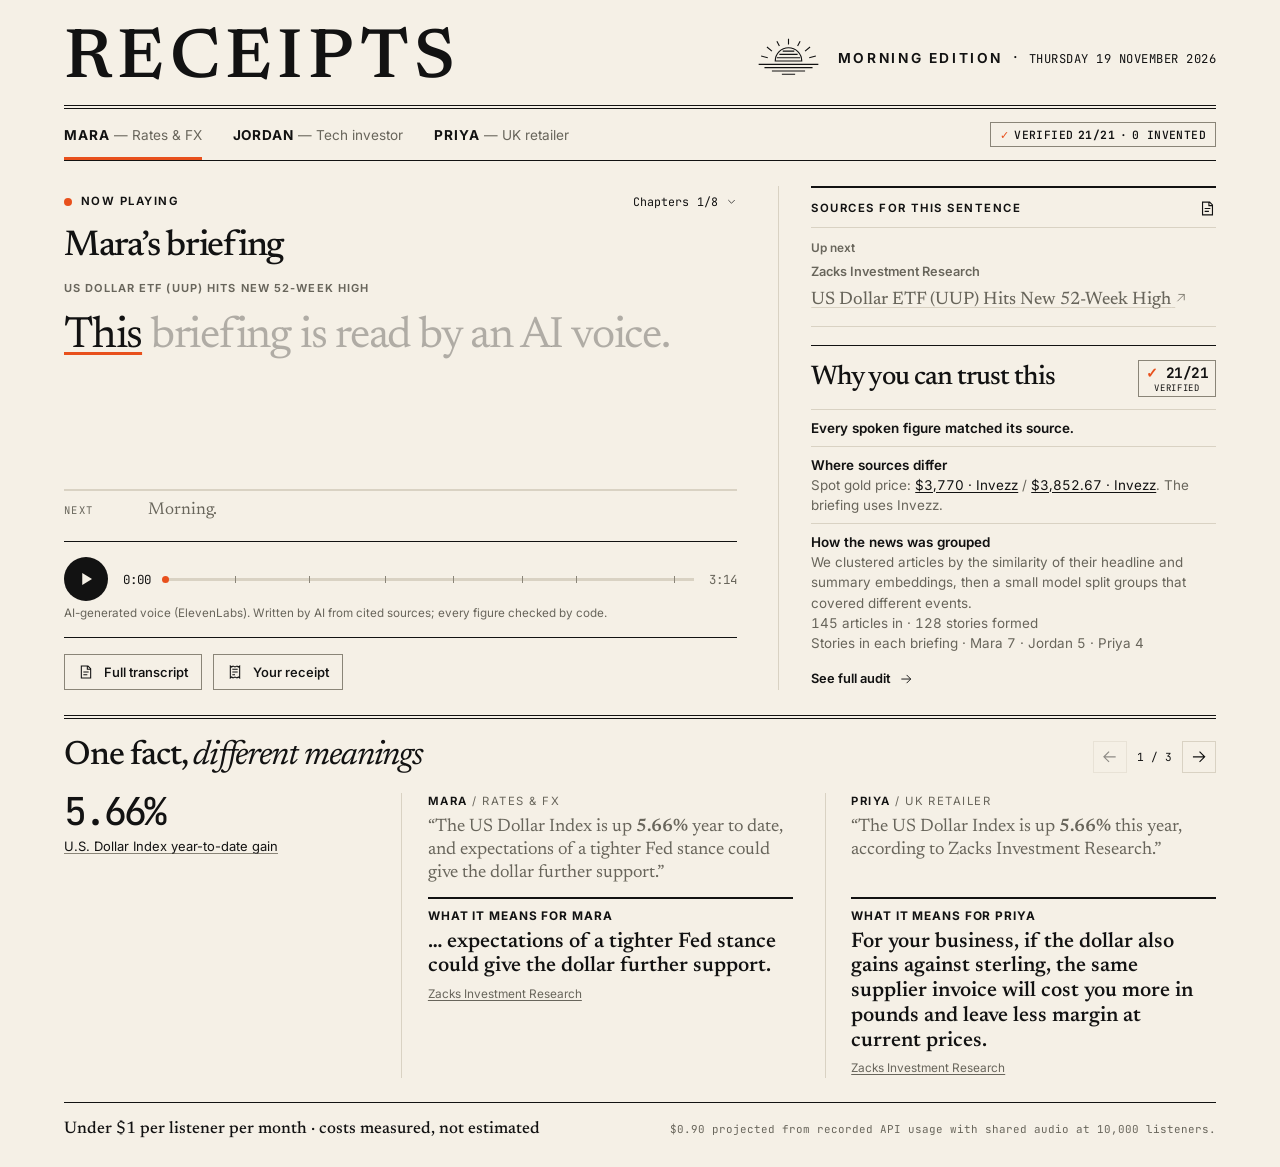
<file: docs/index.html>
<!doctype html>
<html lang="en">
<head>
  <meta charset="utf-8">
  <meta name="viewport" content="width=device-width,initial-scale=1,viewport-fit=cover">
  <meta name="theme-color" content="#F5F0E6">
  <title>Receipts — Morning Edition</title>
  <link rel="preload" href="fonts/newsreader-latin-wght-normal.woff2" as="font" type="font/woff2" crossorigin>
  <link rel="stylesheet" href="player.css">
</head>
<body>
  <svg class="sprite" xmlns="http://www.w3.org/2000/svg" aria-hidden="true">
    <symbol id="ico-play" viewBox="0 0 24 24"><path d="m7 4 13 8-13 8z"/></symbol>
    <symbol id="ico-pause" viewBox="0 0 24 24"><path d="M6 4h4v16H6zm8 0h4v16h-4z"/></symbol>
    <symbol id="ico-chapters" viewBox="0 0 24 24"><path d="M8 6h13M8 12h13M8 18h13M3 6h1m-1 6h1m-1 6h1"/></symbol>
    <symbol id="ico-receipt" viewBox="0 0 24 24"><path d="m5 3 2 1.5L9 3l3 1.5L15 3l2 1.5L19 3v18l-2-1.5-2 1.5-3-1.5L9 21l-2-1.5L5 21zM8 8h8m-8 4h8m-8 4h4"/></symbol>
    <symbol id="ico-transcript" viewBox="0 0 24 24"><path d="M5 3h10l4 4v14H5zM14 3v5h5M8 12h8m-8 4h6"/></symbol>
    <symbol id="ico-link" viewBox="0 0 24 24"><path d="M5 19 19 5M7 5h12v12"/></symbol>
    <symbol id="ico-chevron" viewBox="0 0 24 24"><path d="m5 9 7 7 7-7"/></symbol>
    <symbol id="ico-next" viewBox="0 0 24 24"><path d="M4 12h16m-7-7 7 7-7 7"/></symbol>
  </svg>

  <header class="page">
    <div class="masthead">
      <h1 class="wordmark">RECEIPTS</h1>
      <div class="dateline">
        <svg class="sunrise" viewBox="0 0 76 48" fill="none" stroke="currentColor" aria-hidden="true">
          <g stroke-width="1.35"><path d="M2 33h72M9 37h58M18 41h40M30 45h16M22 29a16 16 0 0 1 32 0z"/>
          <path d="M38 2v7m-14-4 3 6M12 12l6 5M5 23l8 2M52 5l-3 6m15 1-6 5m13 6-8 2M24 25h28m-25-4h22m-18-4h14"/></g>
        </svg>
        <div><b>Morning Edition</b><span class="date-dot"> · </span><time id="edition"></time></div>
      </div>
    </div>
    <div class="sections">
      <nav class="profiles" id="profiles" aria-label="Listener editions"></nav>
      <div class="seal" id="meter"><span class="check" aria-hidden="true">✓</span> Verified <b id="ratio">–/–</b><span>·</span><span id="invented">– invented</span></div>
    </div>
  </header>

  <main class="page">
    <p id="status" role="status">Loading the morning edition…</p>
    <div id="briefing" hidden>
      <audio id="audio" preload="metadata"></audio>
      <div class="spread">
        <section class="stage" aria-labelledby="deck-title">
          <div class="lead">
            <div class="stage-top">
              <span class="air-label"><span class="air-dot"></span>Now playing</span>
              <div class="chapter-picker">
                <button id="chapter-toggle" aria-expanded="false" aria-controls="chapters">
                  Chapters <span id="chapter-count"></span><svg class="icon"><use href="#ico-chevron"/></svg>
                </button>
                <ol id="chapters" hidden></ol>
              </div>
            </div>
            <h2 id="deck-title"></h2>
            <div id="current" class="chapter-title"></div>
            <p id="lyric" aria-label="Current sentence"></p>
          </div>
          <div class="context" aria-label="Surrounding sentences">
            <div id="previous-row"><span>Previous</span><p id="previous"></p></div>
            <div id="next-row"><span>Next</span><p id="next"></p></div>
          </div>
          <div class="transport" role="group" aria-label="Audio player">
            <button class="play" id="play" aria-label="Play briefing" disabled></button>
            <span class="clock" id="elapsed">0:00</span>
            <div id="track">
              <div class="rail"><div class="played"></div><div id="markers"></div></div>
              <input type="range" id="seek" min="0" max="100" value="0" step="0.01" aria-label="Seek through briefing">
            </div>
            <span class="clock" id="duration"></span>
            <p class="voice-credit">AI-generated voice (ElevenLabs). Written by AI from cited sources; every figure checked by code.</p>
          </div>
          <div class="actions">
            <button id="transcript-btn" aria-haspopup="dialog"><svg class="icon"><use href="#ico-transcript"/></svg>Full transcript</button>
            <button id="receipt-btn" aria-haspopup="dialog"><svg class="icon"><use href="#ico-receipt"/></svg>Your receipt</button>
          </div>
        </section>
        <aside class="margin">
          <section class="evidence" aria-labelledby="evidence-title">
            <div class="section-rule"><h2 id="evidence-title">Sources for this sentence</h2><svg class="icon"><use href="#ico-transcript"/></svg></div>
            <div id="evidence"></div>
          </section>
          <section class="trust" aria-labelledby="trust-heading">
            <div class="trust-head">
              <h2 id="trust-heading">Why you can trust this</h2>
              <div class="trust-stamp"><span><b class="check">✓</b> <strong id="trust-ratio"></strong></span> verified</div>
            </div>
            <ul id="trust-list"></ul>
            <button class="text-button" id="open-audit" aria-haspopup="dialog">See full audit <svg class="icon"><use href="#ico-next"/></svg></button>
          </section>
        </aside>
      </div>
    </div>
    <section class="shared" id="shared" aria-labelledby="shared-title" hidden>
      <div class="shared-head">
        <h2 id="shared-title">One fact, <em>different meanings</em></h2>
        <div class="fact-nav" aria-label="Browse shared facts">
          <button id="fact-prev" aria-label="Previous shared fact"><svg class="icon"><use href="#ico-next"/></svg></button>
          <span id="fact-count"></span>
          <button id="fact-next" aria-label="Next shared fact"><svg class="icon"><use href="#ico-next"/></svg></button>
        </div>
      </div>
      <div id="facts" aria-live="polite"></div>
    </section>
  </main>
  <footer class="page" id="foot" hidden>
    <strong id="cost"></strong><small id="cost-detail"></small>
  </footer>

  <dialog id="transcript" class="drawer" aria-labelledby="transcript-title">
    <header class="dialog-head"><h2 id="transcript-title">Full transcript</h2><form method="dialog"><button>Close</button></form></header>
    <div id="disclosure-line" class="line" hidden></div>
    <div id="rows"></div>
  </dialog>
  <dialog id="audit-dialog" class="drawer" aria-labelledby="audit-title">
    <header class="dialog-head"><h2 id="audit-title">Full audit</h2><form method="dialog"><button>Close</button></form></header>
    <details class="panel-group" open><summary>Caught before the audio <span id="caught-count"></span></summary><div id="caught"></div></details>
    <details class="panel-group" open><summary>Sources disagree <span id="conflict-count"></span></summary><div id="conflicts"></div></details>
  </dialog>
  <dialog id="receipt" aria-labelledby="ticket-title">
    <article class="ticket">
      <header class="dialog-head"><h2 id="ticket-title">Your receipt</h2><form method="dialog"><button>Close</button></form></header>
      <p id="ticket-meta"></p><ol id="ticket-lines"></ol><div class="ticket-total" id="totals"></div>
      <div class="barcode" aria-hidden="true"></div><p class="thanks">Thank you for listening</p>
    </article>
  </dialog>
  <div id="source-card" class="popover" role="region" aria-label="Figure source" hidden></div>
  <script src="player.js" data-base="./out/"></script>
</body>
</html>
</file>
<file: docs/player.css>
@font-face {
  font-family: Newsreader; src: url("fonts/newsreader-latin-wght-normal.woff2") format("woff2");
  font-style: normal; font-weight: 200 800; font-display: swap;
}
@font-face {
  font-family: Newsreader; src: url("fonts/newsreader-latin-wght-italic.woff2") format("woff2");
  font-style: italic; font-weight: 200 800; font-display: swap;
}
@font-face {
  font-family: Inter; src: url("fonts/inter-latin-wght-normal.woff2") format("woff2");
  font-weight: 100 900; font-display: swap;
}
@font-face {
  font-family: "JetBrains Mono"; src: url("fonts/jetbrains-mono-latin-wght-normal.woff2") format("woff2");
  font-weight: 100 800; font-display: swap;
}
:root {
  --paper: #f5f0e6; --ink: #121212; --gray: #8a8578; --rule: #d9d2c3; --signal: #e8501c;
  --secondary: color-mix(in srgb, var(--gray) 72%, var(--ink));
  --serif: Newsreader, Georgia, serif; --ui: Inter, Arial, sans-serif;
  --mono: "JetBrains Mono", Consolas, monospace;
}
* { box-sizing: border-box; }
[hidden] { display: none !important; }
body {
  margin: 0; background: var(--paper); color: var(--ink); font: 1rem/1.5 var(--ui);
  font-variant-numeric: tabular-nums;
}
button, input { font: inherit; color: inherit; }
button { cursor: pointer; border: 0; border-radius: 0; padding: 0; background: none; }
button:disabled { cursor: default; opacity: .45; }
button:focus-visible, input:focus-visible, a:focus-visible, summary:focus-visible {
  outline: 2px solid var(--ink); outline-offset: 3px;
}
a { color: inherit; text-underline-offset: .16em; text-decoration-thickness: 1px; }
button:hover:not(:disabled), a:hover { text-decoration: underline; text-underline-offset: .2em; }
h1, h2, h3, p, ol, ul, blockquote, figure { margin: 0; }
h2, h3 { font: 500 2rem/1.05 var(--serif); letter-spacing: -.035em; }
.page { width: min(90%, 1640px); margin-inline: auto; }
.sprite { position: absolute; width: 0; height: 0; overflow: hidden; }
.icon { width: 1.1em; height: 1.1em; flex: none; fill: none; stroke: currentColor; stroke-width: 1.6; }
.masthead {
  display: flex; align-items: center; justify-content: space-between; gap: 24px;
  padding: 23px 0 14px; border-bottom: 4px double var(--ink);
}
.wordmark { font: 560 clamp(58px, 5.5vw, 96px)/.87 var(--serif); letter-spacing: .075em; padding-top: .1em; }
.dateline { display: flex; align-items: center; gap: 18px; text-transform: uppercase; }
.sunrise { width: 63px; height: auto; }
.dateline b, .dateline time { display: block; }
.dateline b { font: 650 .86rem/1.6 var(--ui); letter-spacing: .19em; }
.dateline time { font: .76rem/1.7 var(--mono); letter-spacing: .04em; }
.date-dot { display: none; }
@media (min-width: 1100px) {
  .dateline b, .date-dot, .dateline time { display: inline; }
  .date-dot { margin: 0 .4em; }
}
.sections, .profiles, .seal, .stage-top, .air-label, .section-rule, .actions,
.shared-head, .fact-nav, .transport, .dialog-head, .text-button { display: flex; align-items: center; }
.sections { justify-content: space-between; border-bottom: 1px solid var(--ink); gap: 20px; }
.profiles { align-self: stretch; min-width: 0; gap: clamp(18px, 2.4vw, 46px); overflow-x: auto; scrollbar-width: thin; }
.profile { flex: none; position: relative; padding: 16px 0 14px; font-size: .85rem; white-space: nowrap; }
.profile-name { text-transform: uppercase; letter-spacing: .07em; font-weight: 700; }
.profile .role { color: var(--secondary); }
.profile .role::before { content: " — "; }
.profile[aria-pressed="true"]::after { content: ""; position: absolute; inset: auto 0 0; height: 3px; background: var(--signal); }
.seal {
  border: 1px solid var(--gray); padding: 4px 9px; gap: .42em; flex: none;
  text-transform: uppercase; font: 500 .71rem/1.4 var(--mono); letter-spacing: .035em;
}
.check { color: var(--signal); }
#status { margin: 20px 0; font: .84rem var(--mono); }
.spread { display: grid; grid-template-columns: minmax(0, 62fr) minmax(0, 38fr); margin: 25px 0; }
.stage { min-width: 0; padding-right: clamp(24px, 3.2vw, 68px); display: flex; flex-direction: column; }
.margin { min-width: 0; border-left: 1px solid var(--rule); padding-left: clamp(24px, 2.5vw, 52px); }
.stage-top, .section-rule, .dialog-head, .shared-head { justify-content: space-between; gap: 14px; }
.air-label, .section-rule h2, .chapter-title, .context > div > span, .angle figcaption {
  font: 650 .71rem/1.5 var(--ui); text-transform: uppercase; letter-spacing: .13em;
}
.air-label { gap: 9px; }
.air-dot { width: 8px; height: 8px; border-radius: 50%; background: var(--signal); }
.stage-top { min-height: 25px; }
.chapter-picker { position: relative; }
#chapter-toggle { display: flex; align-items: center; gap: 8px; font: .73rem var(--mono); min-height: 32px; }
#chapter-toggle .icon { width: 11px; }
#chapter-toggle[aria-expanded=true] .icon { transform: rotate(180deg); }
#chapters {
  position: absolute; z-index: 3; right: 0; top: 100%; width: min(390px, 85vw);
  max-height: 50vh; overflow: auto; background: var(--paper); border: 1px solid var(--ink); list-style: none; padding: 8px 14px;
}
#chapters button { display: grid; grid-template-columns: 4ch 1fr; gap: 14px; text-align: left; width: 100%; padding: 10px 0; font-size: .85rem; }
#chapters li + li { border-top: 1px solid var(--rule); }
#chapters [aria-current=true] { font-weight: 700; }
.chapter-time { font-family: var(--mono); }
#deck-title { font-size: clamp(36px, 2.6vw, 46px); margin: 11px 0 14px; }
.chapter-title { color: var(--secondary); font-size: .69rem; letter-spacing: .1em; }
#lyric {
  font: 400 clamp(44px, 3.1vw, 52px)/1.12 var(--serif); letter-spacing: -.028em;
  margin: 16px 0 28px; min-height: 2.24em; overflow-wrap: anywhere;
}
.word { transition: color 100ms linear; }
#lyric .word { color: rgb(18 18 18 / 30%); }
#lyric .said, #lyric .speaking { color: var(--ink); }
.speaking { text-decoration: underline solid var(--signal) .075em; text-underline-offset: .12em; text-decoration-skip-ink: none; }
.fig { display: inline; font: inherit; text-align: left; }
#lyric .fig { font: 450 .84em/1.1 var(--mono); letter-spacing: -.065em; vertical-align: .015em; }
.fig:hover:not(:disabled) { text-decoration: none; }
.fig sup { color: var(--ink); font: 500 .3em/0 var(--mono); vertical-align: super; letter-spacing: 0; margin-left: .09em; }
#lyric .fig sup { font-size: clamp(10px, .3em, 16px); }
.context { border-top: 1px solid var(--rule); margin-top: auto; }
.context > div { display: grid; grid-template-columns: 72px 1fr; gap: 12px; padding: 8px 0; align-items: baseline; }
.context > div + div { border-top: 1px solid var(--rule); }
.context > div > span { font: .66rem var(--mono); color: var(--secondary); }
.context p { color: var(--secondary); font: 400 1.07rem/1.32 var(--serif); }
.transport { flex-wrap: wrap; gap: 4px 15px; margin-top: 12px; padding: 15px 0; border-block: 1px solid var(--ink); }
.play { flex: none; width: 44px; height: 44px; display: grid; place-items: center; border-radius: 50%; background: var(--ink); color: var(--paper); }
.play .icon { fill: currentColor; stroke: none; width: 18px; height: 18px; }
.clock { font: .78rem var(--mono); min-width: 4ch; }
#duration { text-align: right; color: var(--secondary); }
#track { position: relative; flex: 1; height: 32px; --progress: 0%; }
.rail { position: absolute; inset: calc(50% - 1px) 0 auto; height: 3px; background: var(--rule); }
.played { position: relative; width: var(--progress); height: 100%; background: var(--signal); }
.played::after { content: ""; position: absolute; right: -3px; top: -2px; width: 7px; height: 7px; background: var(--signal); border-radius: 50%; }
.marker { position: absolute; top: -2px; width: 1px; height: 7px; background: var(--gray); }
#seek { cursor: pointer; position: absolute; inset: 0; width: 100%; height: 100%; margin: 0; opacity: 0; }
#track:focus-within { outline: 1px solid var(--ink); outline-offset: 2px; }
.actions { gap: 11px; flex-wrap: wrap; padding-top: 16px; }
.actions button, .dialog-head button { display: inline-flex; align-items: center; gap: 10px; border: 1px solid var(--gray); padding: 8px 13px; font: 550 .81rem var(--ui); min-height: 36px; }
.actions .icon { width: 16px; height: 16px; }
.section-rule { border-top: 2px solid var(--ink); padding: 12px 0 10px; border-bottom: 1px solid var(--rule); }
.section-rule .icon { width: 17px; height: 17px; }
.source-item { display: grid; grid-template-columns: 3ch minmax(0, 1fr); gap: 12px; padding: 14px 0; border-bottom: 1px solid var(--rule); }
.ref, .source-value { font-family: var(--mono); }
.ref { color: var(--secondary); font-size: .78rem; padding-top: 3px; }
.source-meta { display: flex; align-items: baseline; flex-wrap: wrap; column-gap: 14px; margin-bottom: 5px; }
.source-value { display: flex; align-items: center; gap: 8px; font-size: clamp(22px, 1.6vw, 30px); letter-spacing: -.065em; line-height: 1.15; }
.source-value .check { font-size: .53em; }
.outlet { font: 580 .8rem/1.5 var(--ui); }
.matched { color: var(--secondary); font-weight: 400; }
.headline { display: inline; font: 450 clamp(18px, 1.25vw, 24px)/1.17 var(--serif); text-decoration-color: var(--rule); }
.headline .icon { width: .65em; height: .65em; vertical-align: .05em; }
.empty-evidence { padding: 17px 0; color: var(--secondary); font: italic 1.18rem/1.3 var(--serif); }
.preview { color: var(--secondary); }
.up-next { padding-top: 12px; font: 600 .74rem/1.4 var(--ui); }
.preview .source-item { display: block; padding-top: 6px; }
.trust { margin-top: 18px; padding-top: 14px; border-top: 1px solid var(--ink); }
.trust-head { display: flex; align-items: center; justify-content: space-between; gap: 10px; margin-bottom: 12px; }
.trust h2 { font-size: clamp(27px, 1.9vw, 34px); }
.trust-stamp { flex: none; text-align: center; border: 1px solid var(--gray); padding: 2px 7px; font: .56rem var(--mono); letter-spacing: .07em; text-transform: uppercase; }
.trust-stamp > span { display: block; font: .9rem var(--mono); letter-spacing: -.04em; }
#trust-list { list-style: none; padding: 0; }
#trust-list li { padding: 8px 0; border-top: 1px solid var(--rule); font-size: .84rem; line-height: 1.5; }
#trust-list strong { font-weight: 620; }
.trust-detail { display: block; color: var(--secondary); }
.trust-detail a { color: var(--ink); }
.text-button { gap: 8px; font-size: .8rem; font-weight: 620; padding: 8px 0 2px; }
.shared { border-top: 4px double var(--ink); padding: 20px 0 24px; }
.shared-head { margin-bottom: 18px; }
.shared h2 { font-size: clamp(32px, 2.65vw, 46px); }
.shared h2 em { font-weight: 400; }
.fact-nav { gap: 10px; }
.fact-nav button { border: 1px solid var(--rule); width: 34px; height: 32px; display: grid; place-content: center; }
#fact-prev .icon { transform: rotate(180deg); }
#fact-count { font: .7rem var(--mono); white-space: nowrap; }
.fact { display: grid; grid-template-columns: minmax(180px,.78fr) 1fr 1fr; gap: clamp(20px, 2.5vw, 48px); }
.metric { font: 450 clamp(34px, 3vw, 54px)/1 var(--mono); letter-spacing: -.08em; }
.fact h3 { margin: 6px 0 0; font: .81rem/1.4 var(--ui); letter-spacing: 0; }
.fact h3 a { text-decoration-color: var(--gray); }
.angle { padding-left: clamp(20px, 2vw, 38px); border-left: 1px solid var(--rule); }
.angle figcaption { margin-bottom: 6px; }
.angle figcaption span { font-weight: 400; color: var(--secondary); }
.angle blockquote { font: 400 clamp(18px, 1.1vw, 21px)/1.28 var(--serif); color: var(--secondary); }
.angle mark { background: transparent; color: inherit; font-weight: 600; }
.angle-meaning { align-self: start; border-top: 2px solid var(--ink); margin-top: 12px; padding-top: 9px; }
.angle-meaning h4 { margin: 0 0 6px; font: 700 .74rem/1.4 var(--ui); letter-spacing: .075em; text-transform: uppercase; }
.angle-meaning p { font: 550 clamp(21px, 1.4vw, 26px)/1.18 var(--serif); }
.meaning-sources { display: flex; flex-wrap: wrap; gap: 4px 12px; margin-top: 6px; color: var(--secondary); font-size: .74rem; }
@media (min-width: 741px) {
  .fact { row-gap: 0; }
  .fact > div, .angle { grid-row: 1 / span 3; }
  .angle { display: grid; grid-template-rows: subgrid; }
}
#foot { border-top: 1px solid var(--ink); padding: 15px 0 25px; display: flex; justify-content: space-between; align-items: baseline; gap: 12px; }
#foot strong { font: 500 1.05rem/1.4 var(--serif); }
#foot small { font: .68rem/1.6 var(--mono); color: var(--secondary); }

dialog { border: 1px solid var(--ink); color: var(--ink); background: var(--paper); padding: 0; }
dialog::backdrop { background: rgb(18 18 18 / 37%); }
.drawer { margin: 0 0 0 auto; width: min(660px, 100%); max-width: 100%; height: 100dvh; max-height: 100dvh; padding: 0 30px 28px; overflow: auto; }
.dialog-head { padding: 22px 0 15px; border-bottom: 3px double var(--ink); }
.drawer .dialog-head { position: sticky; z-index: 1; top: 0; background: var(--paper); }
.dialog-head h2 { font-size: 2.1rem; }
.line { display: grid; grid-template-columns: 5ch 1fr; gap: 12px; padding: 16px 0; border-bottom: 1px solid var(--rule); scroll-margin-top: 85px; }
.line.active { border-left: 2px solid var(--signal); padding-left: 8px; }
.line-time { font: .76rem var(--mono); align-self: start; min-height: 28px; }
.line p { cursor: pointer; font: 1.3rem/1.35 var(--serif); }
.line .fig { text-decoration: underline; text-decoration-color: var(--gray); }
.line .fig sup { font-size: .45em; }
.sources { margin-top: 6px; }
.chip { display: block; font-size: .74rem; color: var(--secondary); }
.chip .icon { width: 11px; height: 11px; margin-right: 4px; }
.story-members { margin-top: 8px; color: var(--secondary); font-size: .8rem; line-height: 1.5; }
.story-members summary { cursor: pointer; }
.voice-credit { flex-basis: 100%; color: var(--secondary); font: .73rem/1.45 var(--ui); margin: 0; }
.profiles:has(.profile:nth-child(4)) { flex-wrap: wrap; }
.story-members ul { margin: 4px 0 8px; padding-left: 1.25em; }
.story-members li { margin: 4px 0; overflow-wrap: anywhere; }
.story-members time { font: .72rem var(--mono); }
.panel-group { border-bottom: 1px solid var(--ink); }
.panel-group summary { cursor: pointer; padding: 15px 0; font-weight: 600; }
.panel-group summary span { font: .8rem var(--mono); margin-left: 6px; }
.audit-row { padding: 16px 0; border-top: 1px solid var(--rule); }
.audit-row h3 { font-size: 1.5rem; margin-bottom: 8px; }
.diff, .explain, .used-link, .reading, .panel-group > div > p { font-size: .85rem; line-height: 1.55; }
.compare { display: grid; grid-template-columns: 1fr 1fr; margin-bottom: 8px; gap: 10px; }
.reading strong, .reading a, .popover strong { display: block; }
.reading strong { font: 1.2rem var(--mono); }
.reading .small { font: .67rem var(--mono); text-transform: uppercase; }
.popover { z-index: 5; position: fixed; width: min(310px, calc(100vw - 20px)); padding: 13px; border: 1px solid var(--ink); background: var(--paper); font-size: .82rem; }
.popover a { font-family: var(--serif); font-size: 1.08rem; }
#receipt { width: min(435px, calc(100% - 24px)); max-height: 90dvh; }
.ticket { padding: 0 22px 20px; font: .79rem/1.5 var(--mono); }
.ticket h2 { font: 600 1.35rem var(--mono); letter-spacing: -.06em; }
#ticket-meta, .thanks { text-transform: uppercase; margin: 12px 0; }
#ticket-lines { list-style: none; padding: 0; }
#ticket-lines li { display: grid; gap: 10px; grid-template-columns: 11ch 1fr auto; padding: 9px 0; border-top: 1px dashed var(--gray); }
#ticket-lines a { display: block; color: var(--secondary); }
.ticket-total { border-block: 1px dashed var(--ink); padding: 8px 0; display: grid; grid-template-columns: 1fr auto; }
.barcode { width: 130px; height: 25px; margin: 16px auto 0; background: repeating-linear-gradient(90deg,var(--ink) 0 2px,transparent 2px 4px,var(--ink) 4px 5px,transparent 5px 8px,var(--ink) 8px 12px,transparent 12px 15px); }
.thanks { text-align: center; font-size: .65rem; }
body:has(dialog[open]) { overflow: hidden; }
.present :is(.sections, .context, .actions, .trust, .shared, #foot, elevenlabs-convai) { display: none; }
.present .spread { margin-block: clamp(30px, 6vh, 80px); }
.present .transport { margin-top: 20px; }
@media (min-width: 741px) {
  .present { display: flex; flex-direction: column; min-height: 100svh; }
  .present main, .present #briefing { display: flex; flex-direction: column; flex: 1; }
  .present .spread { flex: 1; }
  .present #lyric { font-size: clamp(48px, 3.6vw, 68px); margin-top: 25px; }
  .present .transport { margin-top: auto; }
}
@media (max-width: 960px) {
  .page { width: 93%; }
  .profile { font-size: .77rem; } .profiles { gap: 15px; }
  #foot { display: block; } #foot small { display: block; }
}
@media (max-width: 740px) {
  .page { width: calc(100% - 36px); }
  body:has(#briefing:not([hidden])) { padding-bottom: calc(112px + env(safe-area-inset-bottom)); }
  .masthead { padding: 22px 0 13px; gap: 8px; }
  .wordmark { font-size: clamp(38px, 10vw, 60px); letter-spacing: .04em; }
  .sunrise { display: none; }
  .dateline { text-align: right; }
  .dateline b { font-size: .6rem; letter-spacing: .1em; }
  .dateline time { font-size: .52rem; }
  .sections { flex-wrap: wrap; gap: 0; }
  .profiles { width: 100%; gap: 12px; scrollbar-width: none; }
  .profile { flex: 1 0 auto; text-align: left; min-height: 44px; padding: 8px 0; }
  .profile .role { display: block; font-size: .68rem; }
  .profile .role::before { content: none; }
  .seal { font-size: .57rem; margin: 7px 0; }
  .spread { display: flex; flex-direction: column; gap: 0; margin: 17px 0 22px; }
  .stage, .margin { display: contents; }
  .lead { order: 1; }
  .evidence { order: 2; }
  .context { order: 3; margin-top: 14px; }
  .actions { order: 4; }
  .trust { order: 5; margin-top: 22px; }
  #deck-title { font-size: 37px; margin: 6px 0 10px; }
  .air-label, .section-rule h2 { font-size: .64rem; }
  #chapter-toggle { font-size: .67rem; }
  .chapter-title { font-size: .59rem; }
  #lyric { font-size: 28px; line-height: 1.15; margin: 13px 0 21px; min-height: 0; }
  .context > div { grid-template-columns: 58px 1fr; gap: 7px; }
  .context p { font-size: .99rem; }
  .source-item { padding: 10px 0; gap: 8px; }
  .source-meta { column-gap: 8px; }
  .trust h2 { font-size: 28px; }
  .transport {
    position: fixed; z-index: 2; bottom: 0; left: 0; right: 0; background: var(--paper); gap: 12px;
    margin: 0; padding: 9px 18px calc(9px + env(safe-area-inset-bottom)); border-bottom: 0;
  }
  .shared-head { align-items: baseline; flex-wrap: wrap; gap: 8px; }
  .shared h2 { font-size: 30px; }
  .fact { display: block; }
  .metric { font-size: 38px; }
  .angle { border-left: 1px solid var(--gray); padding-left: 12px; margin-top: 16px; }
  .angle blockquote { font-size: 20px; }
  .drawer { padding-inline: 18px; }
  .present .spread { margin: 22px 0; }
}
@media (prefers-reduced-motion: reduce) {
  *, *::before, *::after { transition: none !important; scroll-behavior: auto !important; }
}
</file>
